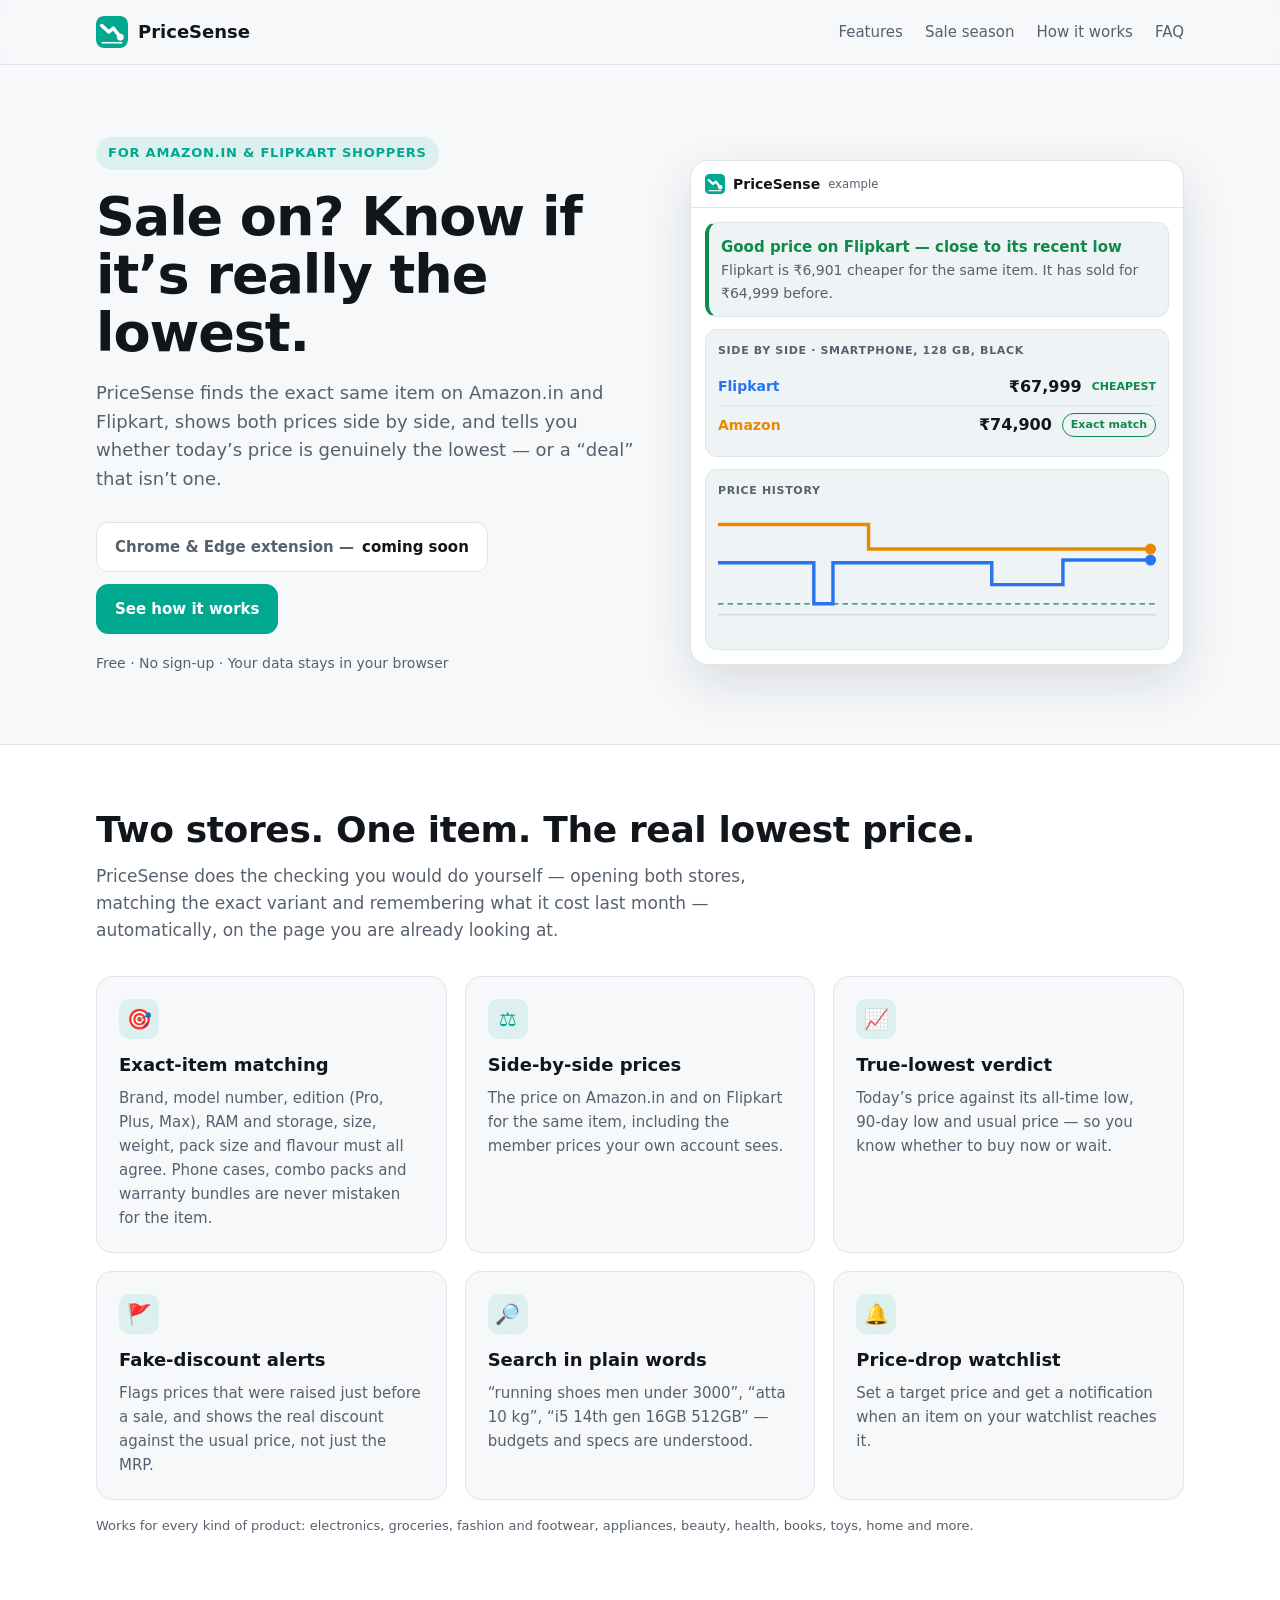
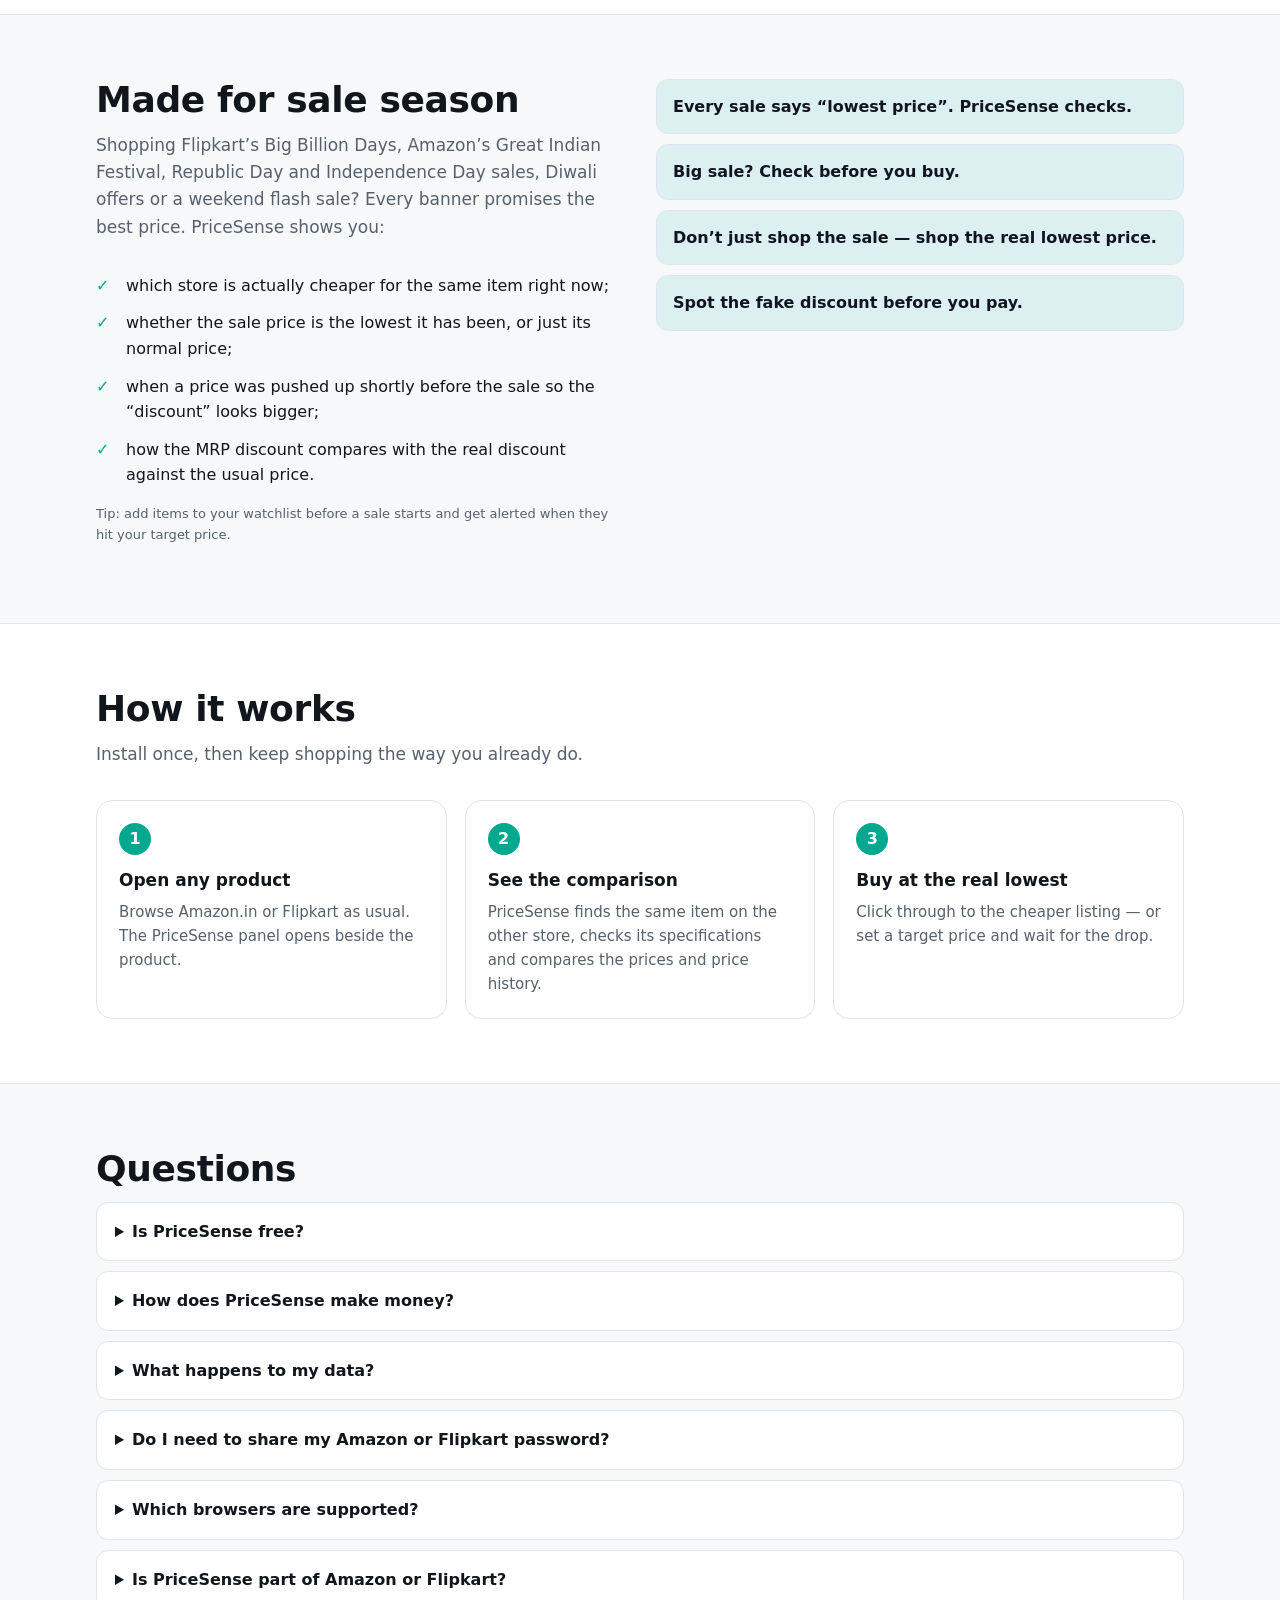
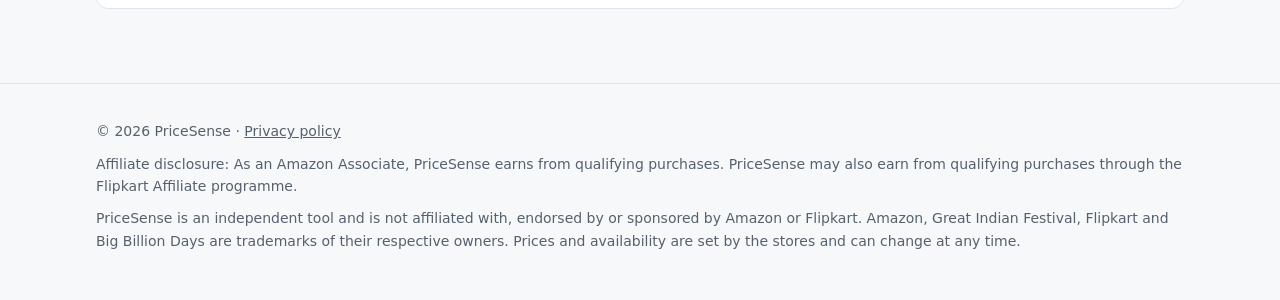
<file: index.html>
<!doctype html>
<html lang="en">
<head>
<meta charset="utf-8">
<meta name="viewport" content="width=device-width, initial-scale=1">
<title>PriceSense — Amazon vs Flipkart Price Compare</title>
<meta name="description" content="PriceSense compares the same item on Amazon.in and Flipkart, tracks price history and tells you if today's sale price is truly the lowest.">
<meta property="og:title" content="PriceSense — Sale on? Know if it's really the lowest.">
<meta property="og:description" content="Compare the same item on Amazon.in and Flipkart, see the price history and spot fake discounts before you pay.">
<meta property="og:type" content="website">
<meta property="og:image" content="https://neelukosuri.github.io/pricesense/icon128.png">
<link rel="canonical" href="https://neelukosuri.github.io/pricesense/">
<link rel="icon" type="image/png" sizes="32x32" href="icon32.png">
<link rel="stylesheet" href="styles.css">
</head>
<body>

<header class="top">
  <div class="wrap">
    <a class="logo" href="./"><img src="icon128.png" alt="">PriceSense</a>
    <nav class="links" aria-label="Main">
      <a href="#features">Features</a>
      <a href="#sales">Sale season</a>
      <a href="#how">How it works</a>
      <a href="#faq">FAQ</a>
    </nav>
  </div>
</header>

<main>
  <div class="hero">
    <div class="wrap">
      <div>
        <span class="eyebrow">For Amazon.in &amp; Flipkart shoppers</span>
        <h1>Sale on? Know if it’s really the lowest.</h1>
        <p class="lead">PriceSense finds the exact same item on Amazon.in and Flipkart, shows both prices side by side, and tells you whether today’s price is genuinely the lowest — or a “deal” that isn’t one.</p>
        <div class="cta">
          <span class="btn soon" title="Launching soon">Chrome &amp; Edge extension — <b>coming soon</b></span>
          <a class="btn primary" href="#how">See how it works</a>
        </div>
        <p class="trust">Free · No sign-up · Your data stays in your browser</p>
      </div>

      <div class="mock" role="img" aria-label="Example of the PriceSense panel comparing one item across two stores">
        <div class="bar"><img src="icon32.png" alt="" width="20" height="20">PriceSense <small>example</small></div>
        <div class="body">
          <div class="mcard verdict"><b>Good price on Flipkart — close to its recent low</b><br><span style="color:var(--muted)">Flipkart is ₹6,901 cheaper for the same item. It has sold for ₹64,999 before.</span></div>
          <div class="mcard">
            <h4>Side by side · Smartphone, 128 GB, Black</h4>
            <div class="mrow"><span class="store fk">Flipkart</span><span class="price">₹67,999</span><span class="tag">CHEAPEST</span></div>
            <div class="mrow"><span class="store amz">Amazon</span><span class="price">₹74,900</span><span class="chip">Exact match</span></div>
          </div>
          <div class="mcard">
            <h4>Price history</h4>
            <svg viewBox="0 0 320 90" aria-hidden="true">
              <line x1="0" y1="78" x2="320" y2="78" stroke="currentColor" stroke-opacity=".12"/>
              <line x1="0" y1="70" x2="320" y2="70" style="stroke:var(--great)" stroke-dasharray="4 3"/>
              <path d="M0 40 H70 V70 H84 V40 H200 V56 H252 V38 H320" fill="none" style="stroke:var(--flipkart)" stroke-width="2.5"/>
              <path d="M0 12 H110 V30 H320" fill="none" style="stroke:var(--amazon)" stroke-width="2.5"/>
              <circle cx="316" cy="38" r="4" style="fill:var(--flipkart)"/><circle cx="316" cy="30" r="4" style="fill:var(--amazon)"/>
            </svg>
          </div>
        </div>
      </div>
    </div>
  </div>

  <section id="features" class="alt">
    <div class="wrap">
      <h2>Two stores. One item. The real lowest price.</h2>
      <p class="sub">PriceSense does the checking you would do yourself — opening both stores, matching the exact variant and remembering what it cost last month — automatically, on the page you are already looking at.</p>
      <div class="grid">
        <div class="feature"><div class="ico">🎯</div><h3>Exact-item matching</h3><p>Brand, model number, edition (Pro, Plus, Max), RAM and storage, size, weight, pack size and flavour must all agree. Phone cases, combo packs and warranty bundles are never mistaken for the item.</p></div>
        <div class="feature"><div class="ico">⚖️</div><h3>Side-by-side prices</h3><p>The price on Amazon.in and on Flipkart for the same item, including the member prices your own account sees.</p></div>
        <div class="feature"><div class="ico">📈</div><h3>True-lowest verdict</h3><p>Today’s price against its all-time low, 90-day low and usual price — so you know whether to buy now or wait.</p></div>
        <div class="feature"><div class="ico">🚩</div><h3>Fake-discount alerts</h3><p>Flags prices that were raised just before a sale, and shows the real discount against the usual price, not just the MRP.</p></div>
        <div class="feature"><div class="ico">🔎</div><h3>Search in plain words</h3><p>“running shoes men under 3000”, “atta 10 kg”, “i5 14th gen 16GB 512GB” — budgets and specs are understood.</p></div>
        <div class="feature"><div class="ico">🔔</div><h3>Price-drop watchlist</h3><p>Set a target price and get a notification when an item on your watchlist reaches it.</p></div>
      </div>
      <p class="note">Works for every kind of product: electronics, groceries, fashion and footwear, appliances, beauty, health, books, toys, home and more.</p>
    </div>
  </section>

  <section id="sales">
    <div class="wrap sale">
      <div>
        <h2>Made for sale season</h2>
        <p class="sub">Shopping Flipkart’s Big Billion Days, Amazon’s Great Indian Festival, Republic Day and Independence Day sales, Diwali offers or a weekend flash sale? Every banner promises the best price. PriceSense shows you:</p>
        <ul class="checks">
          <li>which store is actually cheaper for the same item right now;</li>
          <li>whether the sale price is the lowest it has been, or just its normal price;</li>
          <li>when a price was pushed up shortly before the sale so the “discount” looks bigger;</li>
          <li>how the MRP discount compares with the real discount against the usual price.</li>
        </ul>
        <p class="note">Tip: add items to your watchlist before a sale starts and get alerted when they hit your target price.</p>
      </div>
      <div class="slogans" aria-label="PriceSense slogans">
        <div>Every sale says “lowest price”. PriceSense checks.</div>
        <div>Big sale? Check before you buy.</div>
        <div>Don’t just shop the sale — shop the real lowest price.</div>
        <div>Spot the fake discount before you pay.</div>
      </div>
    </div>
  </section>

  <section id="how" class="alt">
    <div class="wrap">
      <h2>How it works</h2>
      <p class="sub">Install once, then keep shopping the way you already do.</p>
      <div class="steps">
        <div class="step"><h3>Open any product</h3><p>Browse Amazon.in or Flipkart as usual. The PriceSense panel opens beside the product.</p></div>
        <div class="step"><h3>See the comparison</h3><p>PriceSense finds the same item on the other store, checks its specifications and compares the prices and price history.</p></div>
        <div class="step"><h3>Buy at the real lowest</h3><p>Click through to the cheaper listing — or set a target price and wait for the drop.</p></div>
      </div>
    </div>
  </section>

  <section id="faq">
    <div class="wrap">
      <h2>Questions</h2>
      <details class="faq"><summary>Is PriceSense free?</summary><p>Yes. There is no sign-up and nothing to pay.</p></details>
      <details class="faq"><summary>How does PriceSense make money?</summary><p>When PriceSense finds a cheaper price on the other store and you click through to it from the panel, that link may include the developer’s affiliate tag. If you then buy something, the developer may earn a small commission from the store, at no extra cost to you. Only links to a cheaper price on the other store are ever tagged, and PriceSense never changes the page you are browsing or redirects you automatically.</p></details>
      <details class="faq"><summary>What happens to my data?</summary><p>Price history, your watchlist and settings are stored only in your own browser. Nothing is sent to the developer. Read the <a href="privacy-policy.html">privacy policy</a>.</p></details>
      <details class="faq"><summary>Do I need to share my Amazon or Flipkart password?</summary><p>Never. You sign in on the official Amazon and Flipkart pages as you normally do; PriceSense never sees or stores your password.</p></details>
      <details class="faq"><summary>Which browsers are supported?</summary><p>Google Chrome and Microsoft Edge on desktop. The extension is launching soon on the Chrome Web Store and Edge Add-ons.</p></details>
      <details class="faq"><summary>Is PriceSense part of Amazon or Flipkart?</summary><p>No. PriceSense is an independent tool and is not affiliated with, endorsed by or sponsored by Amazon or Flipkart.</p></details>
    </div>
  </section>

</main>

<footer>
  <div class="wrap">
    <div>© 2026 PriceSense · <a href="privacy-policy.html">Privacy policy</a></div>
    <div>Affiliate disclosure: As an Amazon Associate, PriceSense earns from qualifying purchases. PriceSense may also earn from qualifying purchases through the Flipkart Affiliate programme.</div>
    <div>PriceSense is an independent tool and is not affiliated with, endorsed by or sponsored by Amazon or Flipkart. Amazon, Great Indian Festival, Flipkart and Big Billion Days are trademarks of their respective owners. Prices and availability are set by the stores and can change at any time.</div>
  </div>
</footer>

</body>
</html>
</file>
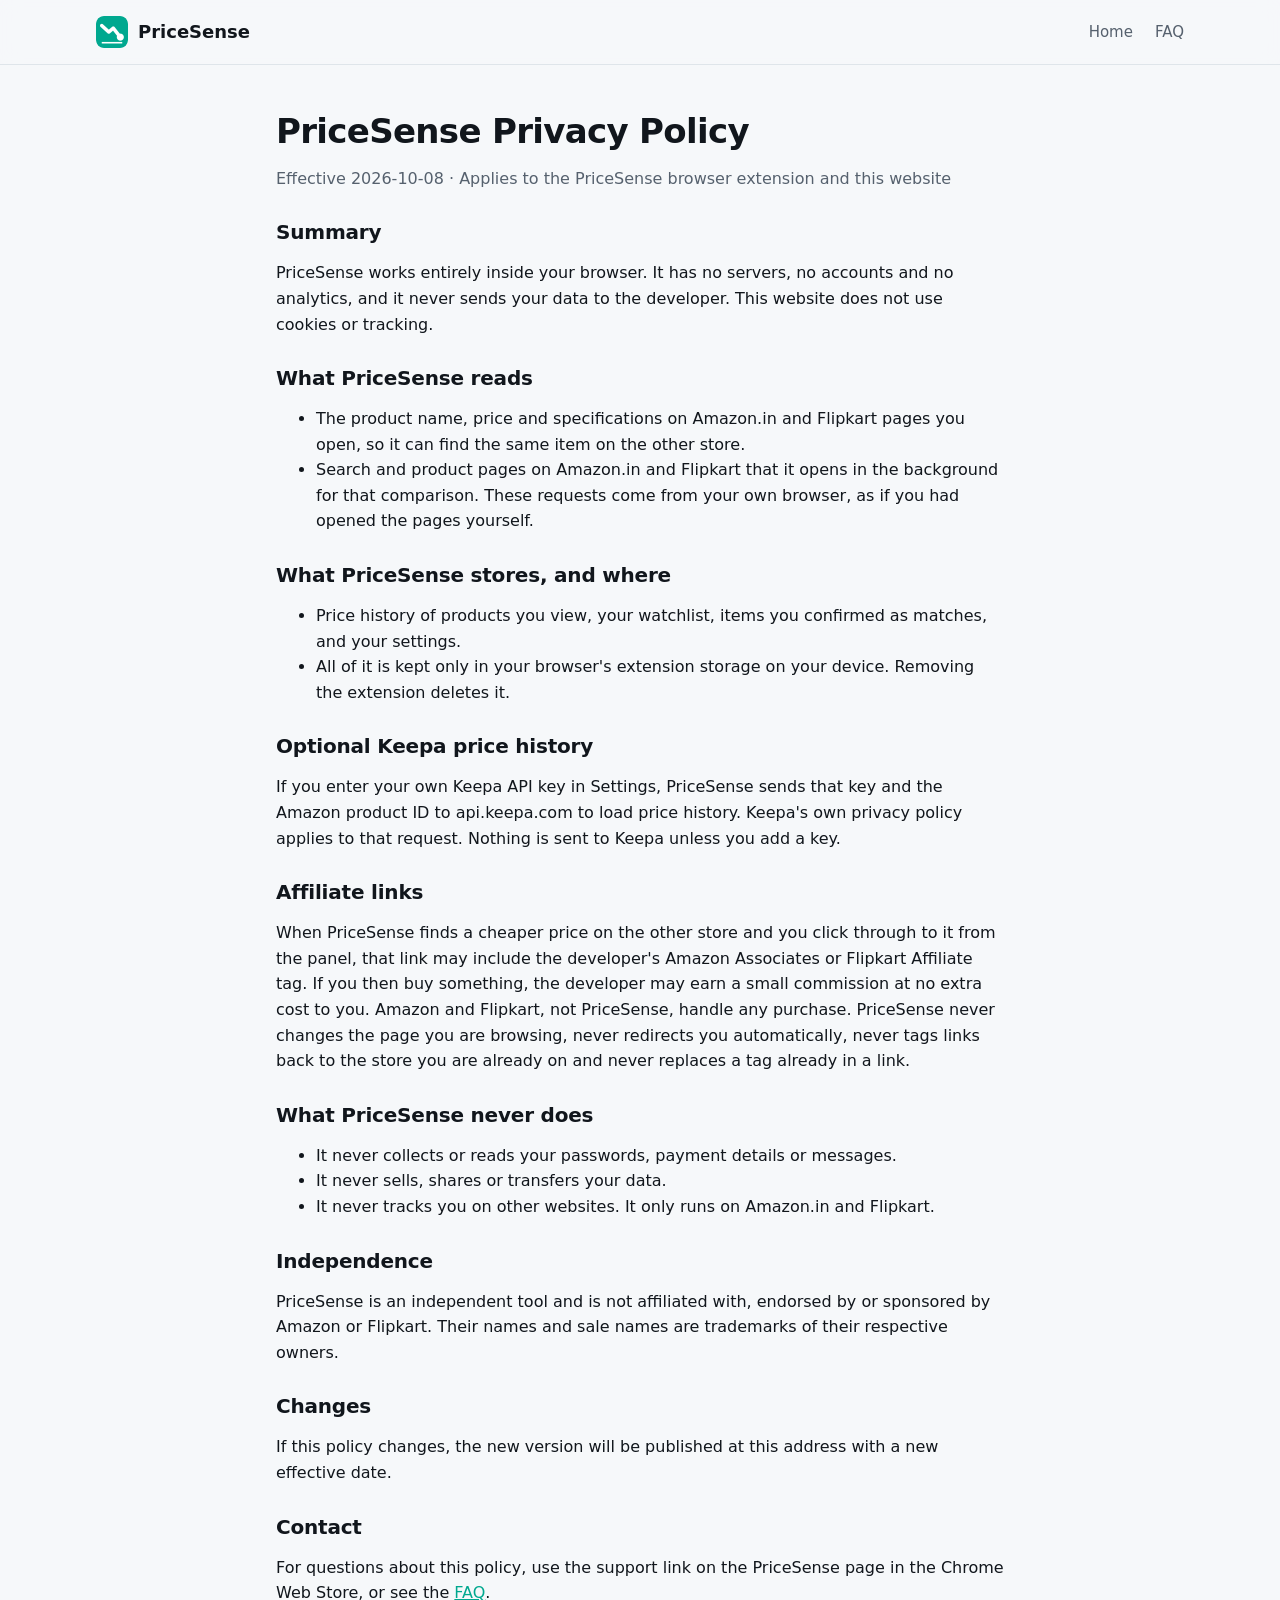
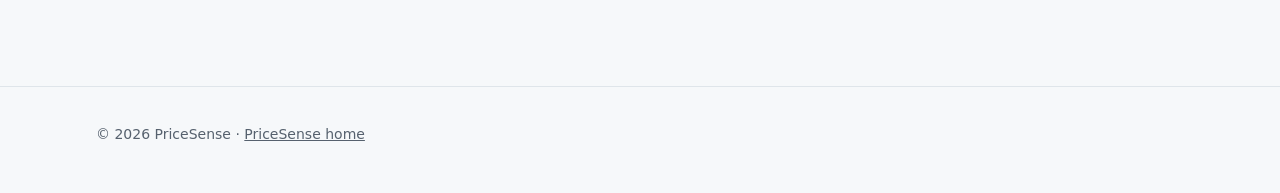
<file: privacy-policy.html>
<!doctype html>
<html lang="en">
<head>
<meta charset="utf-8">
<meta name="viewport" content="width=device-width, initial-scale=1">
<title>PriceSense Privacy Policy</title>
<meta name="description" content="How the PriceSense browser extension handles your data: everything stays in your browser.">
<link rel="canonical" href="https://neelukosuri.github.io/pricesense/privacy-policy.html">
<link rel="icon" type="image/png" sizes="32x32" href="icon32.png">
<link rel="stylesheet" href="styles.css">
</head>
<body>
<header class="top">
  <div class="wrap">
    <a class="logo" href="./"><img src="icon128.png" alt="">PriceSense</a>
    <nav class="links" aria-label="Main"><a href="./">Home</a><a href="./#faq">FAQ</a></nav>
  </div>
</header>

<main class="doc">
  <h1>PriceSense Privacy Policy</h1>
  <p class="muted">Effective 2026-10-08 · Applies to the PriceSense browser extension and this website</p>

  <h2>Summary</h2>
  <p>PriceSense works entirely inside your browser. It has no servers, no accounts and no analytics, and it never sends your data to the developer. This website does not use cookies or tracking.</p>

  <h2>What PriceSense reads</h2>
  <ul>
    <li>The product name, price and specifications on Amazon.in and Flipkart pages you open, so it can find the same item on the other store.</li>
    <li>Search and product pages on Amazon.in and Flipkart that it opens in the background for that comparison. These requests come from your own browser, as if you had opened the pages yourself.</li>
  </ul>

  <h2>What PriceSense stores, and where</h2>
  <ul>
    <li>Price history of products you view, your watchlist, items you confirmed as matches, and your settings.</li>
    <li>All of it is kept only in your browser's extension storage on your device. Removing the extension deletes it.</li>
  </ul>

  <h2>Optional Keepa price history</h2>
  <p>If you enter your own Keepa API key in Settings, PriceSense sends that key and the Amazon product ID to api.keepa.com to load price history. Keepa's own privacy policy applies to that request. Nothing is sent to Keepa unless you add a key.</p>

  <h2>Affiliate links</h2>
  <p>When PriceSense finds a cheaper price on the other store and you click through to it from the panel, that link may include the developer's Amazon Associates or Flipkart Affiliate tag. If you then buy something, the developer may earn a small commission at no extra cost to you. Amazon and Flipkart, not PriceSense, handle any purchase. PriceSense never changes the page you are browsing, never redirects you automatically, never tags links back to the store you are already on and never replaces a tag already in a link.</p>

  <h2>What PriceSense never does</h2>
  <ul>
    <li>It never collects or reads your passwords, payment details or messages.</li>
    <li>It never sells, shares or transfers your data.</li>
    <li>It never tracks you on other websites. It only runs on Amazon.in and Flipkart.</li>
  </ul>

  <h2>Independence</h2>
  <p>PriceSense is an independent tool and is not affiliated with, endorsed by or sponsored by Amazon or Flipkart. Their names and sale names are trademarks of their respective owners.</p>

  <h2>Changes</h2>
  <p>If this policy changes, the new version will be published at this address with a new effective date.</p>

  <h2>Contact</h2>
  <p>For questions about this policy, use the support link on the PriceSense page in the Chrome Web Store, or see the <a href="./#faq">FAQ</a>.</p>
</main>

<footer>
  <div class="wrap"><div>© 2026 PriceSense · <a href="./">PriceSense home</a></div></div>
</footer>
</body>
</html>
</file>
<file: styles.css>
:root {
  --bg: #f6f8fa; --surface: #ffffff; --surface-2: #eef3f5; --line: #dfe5ea;
  --text: #11161c; --muted: #56616e; --accent: #00a88f; --accent-ink: #ffffff; --accent-soft: rgba(0, 168, 143, .10);
  --great: #0f8a4a; --warn: #b7791f; --bad: #c2412d; --amazon: #e88a00; --flipkart: #2874f0;
  --shadow: 0 18px 50px rgba(16, 24, 40, .12); --radius: 16px;
}
@media (prefers-color-scheme: dark) {
  :root {
    --bg: #0d1116; --surface: #151a21; --surface-2: #1b222b; --line: #29313c;
    --text: #e9edf2; --muted: #9aa5b3; --accent: #00d2b4; --accent-ink: #062521; --accent-soft: rgba(0, 210, 180, .12);
    --great: #34c77b; --warn: #e5b04a; --bad: #ff7a66; --shadow: 0 18px 50px rgba(0, 0, 0, .45);
  }
}
* { box-sizing: border-box; }
html { scroll-behavior: smooth; }
body { margin: 0; background: var(--bg); color: var(--text); font: 16px/1.6 system-ui, -apple-system, "Segoe UI", Roboto, "Noto Sans", sans-serif; }
a { color: var(--accent); }
img { max-width: 100%; display: block; }
.wrap { max-width: 1120px; margin: 0 auto; padding: 0 16px; }

/* Header */
header.top { position: sticky; top: 0; z-index: 10; background: color-mix(in srgb, var(--bg) 88%, transparent); backdrop-filter: blur(10px); border-bottom: 1px solid var(--line); }
header.top .wrap { display: flex; align-items: center; gap: 16px; height: 64px; }
.logo { display: flex; align-items: center; gap: 10px; font-weight: 800; font-size: 18px; color: var(--text); text-decoration: none; }
.logo img { width: 32px; height: 32px; border-radius: 8px; }
nav.links { margin-left: auto; display: flex; gap: 22px; }
nav.links a { color: var(--muted); text-decoration: none; font-size: 15px; font-weight: 500; }
nav.links a:hover { color: var(--text); }
@media (max-width: 760px) { nav.links { display: none; } }

/* Buttons */
.btn { display: inline-flex; align-items: center; gap: 8px; padding: 12px 18px; border-radius: 12px; font-weight: 700; font-size: 15px; text-decoration: none; border: 1px solid var(--line); color: var(--text); background: var(--surface); }
.btn.primary { background: var(--accent); border-color: var(--accent); color: var(--accent-ink); }
.btn.wa { background: #25d366; border-color: #25d366; color: #fff; }
.btn.soon { cursor: default; color: var(--muted); }
.btn.soon b { color: var(--text); }

/* Hero */
.hero { padding: 72px 0 56px; }
.hero .wrap { display: grid; grid-template-columns: 1.05fr .95fr; gap: 48px; align-items: center; }
@media (max-width: 900px) { .hero .wrap { grid-template-columns: 1fr; } .hero { padding-top: 40px; } }
.eyebrow { display: inline-block; font-size: 13px; font-weight: 700; letter-spacing: .06em; text-transform: uppercase; color: var(--accent); background: var(--accent-soft); padding: 6px 12px; border-radius: 999px; }
h1 { font-size: clamp(34px, 5vw, 54px); line-height: 1.08; margin: 18px 0 16px; letter-spacing: -.02em; }
.lead { font-size: 18px; color: var(--muted); max-width: 560px; margin: 0 0 28px; }
.cta { display: flex; gap: 12px; flex-wrap: wrap; }
.trust { margin-top: 18px; font-size: 14px; color: var(--muted); }

/* Panel mock */
.mock { background: var(--surface); border: 1px solid var(--line); border-radius: 18px; box-shadow: var(--shadow); overflow: hidden; }
.mock .bar { display: flex; align-items: center; gap: 8px; padding: 12px 14px; border-bottom: 1px solid var(--line); font-weight: 700; font-size: 14px; }
.mock .bar small { color: var(--muted); font-weight: 500; }
.mock .body { padding: 14px; display: grid; gap: 12px; }
.mcard { background: var(--surface-2); border: 1px solid var(--line); border-radius: 12px; padding: 12px; font-size: 14px; }
.mcard.verdict { border-left: 4px solid var(--great); }
.mcard.verdict b { color: var(--great); font-size: 15px; }
.mcard h4 { margin: 0 0 8px; font-size: 11px; letter-spacing: .06em; text-transform: uppercase; color: var(--muted); }
.mrow { display: grid; grid-template-columns: 1fr auto auto; gap: 10px; align-items: center; padding: 6px 0; border-top: 1px solid var(--line); }
.mrow:first-of-type { border-top: 0; }
.store { font-weight: 800; } .store.amz { color: var(--amazon); } .store.fk { color: var(--flipkart); }
.price { font-weight: 800; font-size: 16px; }
.chip { font-size: 11px; font-weight: 700; padding: 2px 8px; border-radius: 999px; border: 1px solid var(--great); color: var(--great); }
.tag { font-size: 11px; font-weight: 800; color: var(--great); }
.mock svg { width: 100%; height: auto; }

/* Sections */
section { padding: 64px 0; }
section.alt { background: var(--surface); border-top: 1px solid var(--line); border-bottom: 1px solid var(--line); }
h2 { font-size: clamp(26px, 3.4vw, 36px); line-height: 1.15; margin: 0 0 12px; letter-spacing: -.01em; }
.sub { color: var(--muted); font-size: 17px; max-width: 680px; margin: 0 0 32px; }
.grid { display: grid; grid-template-columns: repeat(3, 1fr); gap: 18px; }
@media (max-width: 900px) { .grid { grid-template-columns: 1fr 1fr; } }
@media (max-width: 600px) { .grid { grid-template-columns: 1fr; } }
.feature { background: var(--surface); border: 1px solid var(--line); border-radius: var(--radius); padding: 22px; }
section.alt .feature { background: var(--bg); }
.feature .ico { width: 40px; height: 40px; border-radius: 10px; display: grid; place-items: center; background: var(--accent-soft); color: var(--accent); font-size: 20px; margin-bottom: 12px; }
.feature h3 { margin: 0 0 6px; font-size: 18px; }
.feature p { margin: 0; color: var(--muted); font-size: 15px; }
.steps { counter-reset: s; display: grid; grid-template-columns: repeat(3, 1fr); gap: 18px; }
@media (max-width: 800px) { .steps { grid-template-columns: 1fr; } }
.step { counter-increment: s; background: var(--surface); border: 1px solid var(--line); border-radius: var(--radius); padding: 22px; }
.step::before { content: counter(s); display: grid; place-items: center; width: 32px; height: 32px; border-radius: 50%; background: var(--accent); color: var(--accent-ink); font-weight: 800; margin-bottom: 12px; }
.step h3 { margin: 0 0 6px; font-size: 17px; }
.step p { margin: 0; color: var(--muted); font-size: 15px; }
.sale { display: grid; grid-template-columns: 1fr 1fr; gap: 32px; align-items: start; }
@media (max-width: 800px) { .sale { grid-template-columns: 1fr; } }
.checks { list-style: none; padding: 0; margin: 0; display: grid; gap: 12px; }
.checks li { padding-left: 30px; position: relative; }
.checks li::before { content: "✓"; position: absolute; left: 0; top: 0; color: var(--accent); font-weight: 900; }
.slogans { display: grid; gap: 10px; }
.slogans div { background: var(--accent-soft); border: 1px solid var(--line); border-radius: 12px; padding: 14px 16px; font-weight: 700; }
.note { font-size: 13px; color: var(--muted); margin-top: 16px; }
details.faq { background: var(--surface); border: 1px solid var(--line); border-radius: 12px; padding: 16px 18px; margin-bottom: 10px; }
section.alt details.faq { background: var(--bg); }
details.faq summary { cursor: pointer; font-weight: 700; }
details.faq p { margin: 10px 0 0; color: var(--muted); }
.contact { display: flex; align-items: center; justify-content: space-between; gap: 24px; flex-wrap: wrap; background: var(--surface); border: 1px solid var(--line); border-radius: 20px; padding: 28px; box-shadow: var(--shadow); }
.contact h2 { margin-bottom: 6px; }
.contact p { margin: 0; color: var(--muted); }

/* Footer */
footer { padding: 36px 0 48px; color: var(--muted); font-size: 14px; border-top: 1px solid var(--line); }
footer .wrap { display: grid; gap: 10px; }
footer a { color: var(--muted); }

/* Policy page */
.doc { max-width: 760px; padding: 48px 16px 64px; margin: 0 auto; }
.doc h1 { font-size: 34px; margin: 0 0 6px; }
.doc h2 { font-size: 20px; margin: 30px 0 8px; }
.doc p, .doc li { color: var(--text); }
.doc .muted { color: var(--muted); }
</file>
